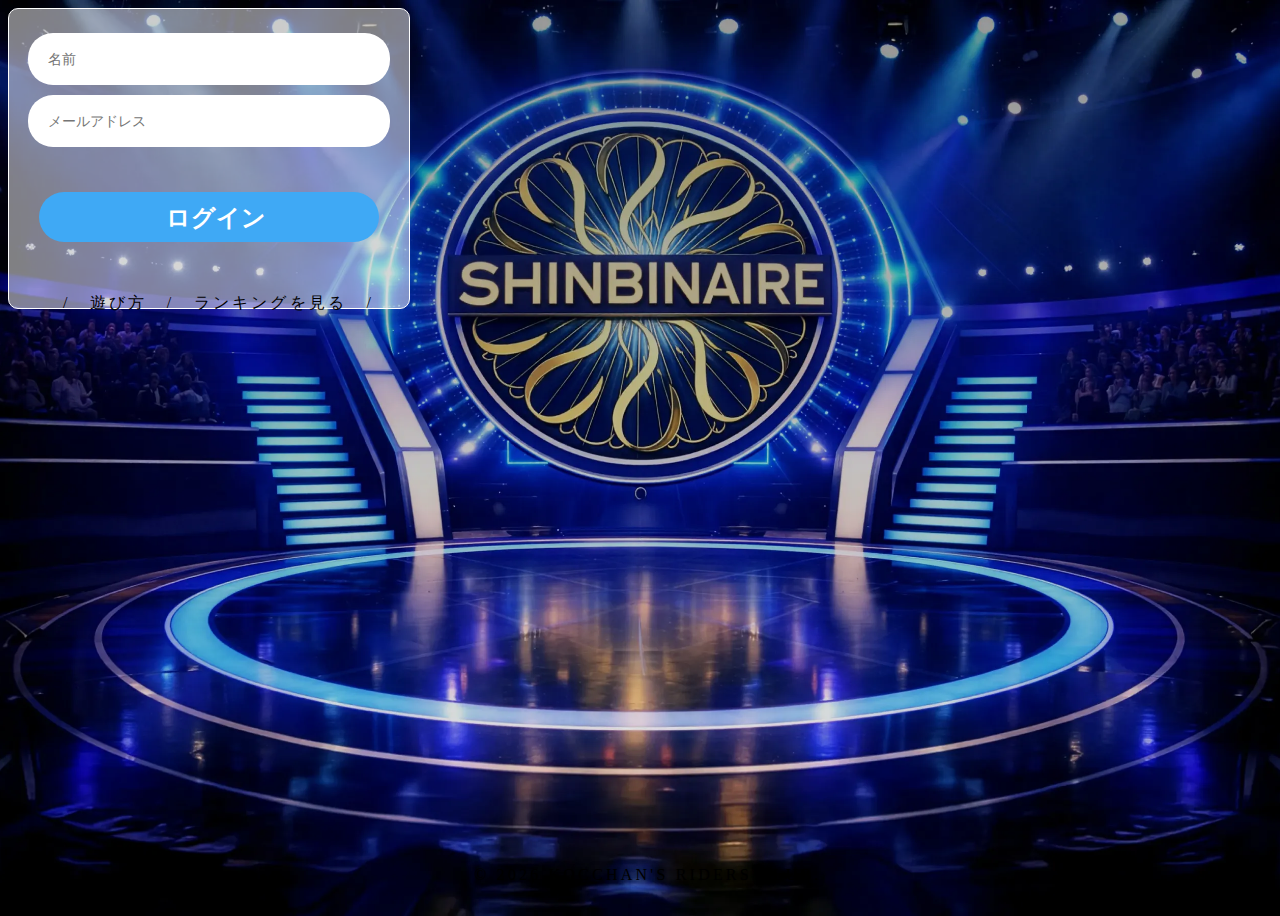
<file: index.html>
<!DOCTYPE html>
<html lang="ja">
<head>
    <meta charset="UTF-8">
    <meta name="viewport" content="width=device-width, initial-scale=1.0">
    <title>login</title>
    <link rel="stylesheet" href="css/top.css">
    <link rel="peconnect" href="https://fonts.googleapis.com">
    <link rel="peconnect" href="https://fonts.gstatic.com" crossorigin>
    <link href="https://fonts.googleapis.com/css2?family=M+PLUS+Rounded+1c:wght@700&display=swap" rel="stylesheet">
   
</head>
<body id="top">
      <div id="loginbox">
             <form action="">
                 <input type="text" placeholder="名前" name="username" id="login">
                 <input type="text" placeholder="メールアドレス" name="mail" id="login">
                 <input type="submit" name="login" value="ログイン" id="login2">
             </form>
             <p id="menu">　/　遊び方　/　ランキングを見る　/</p>
       </div>
</body>
<footer>
    <div id="copyright">
          <p>&copy; 2026 KOCCHAN'S RIDERS CLUB.</p>
    </div>
</footer>

</html>
</file>
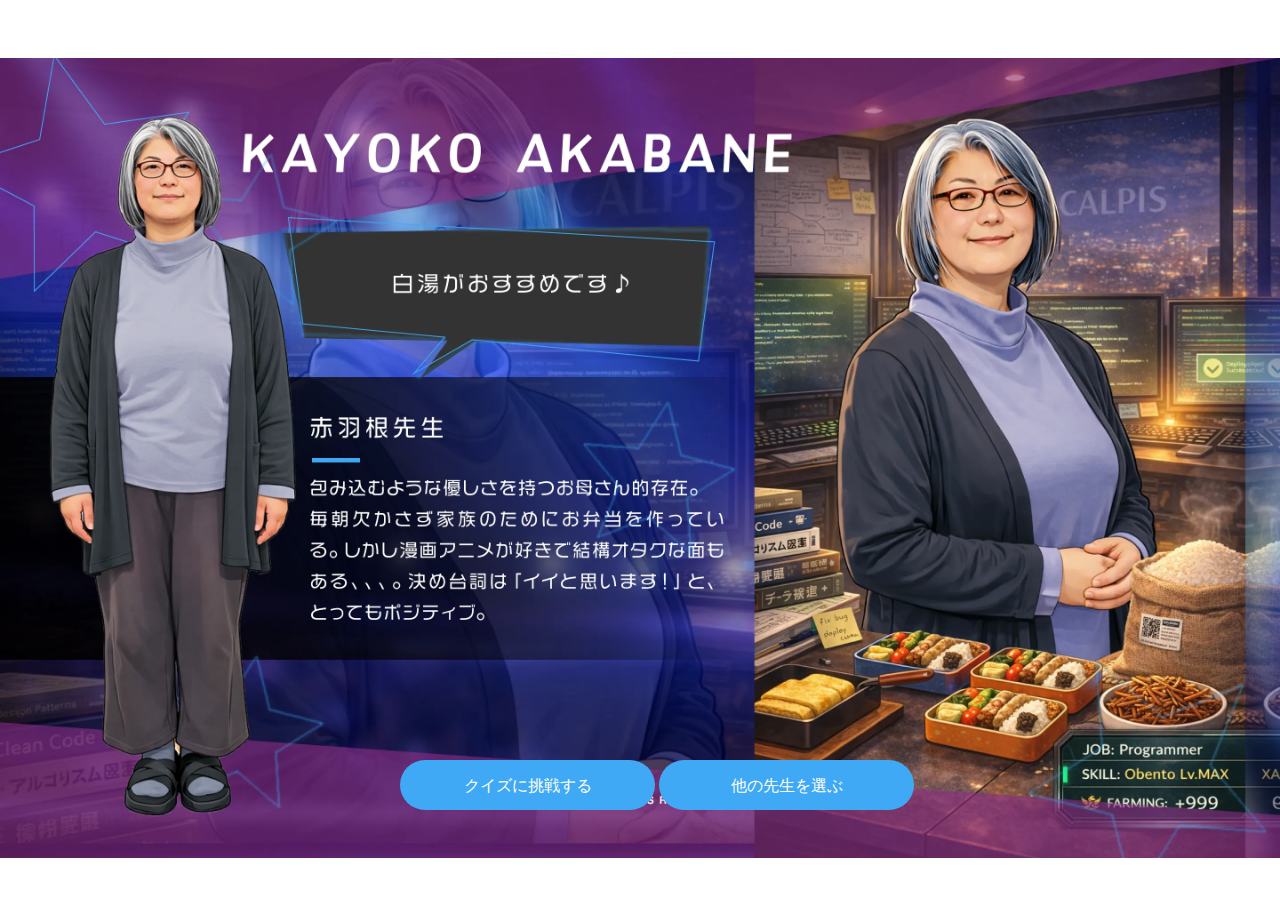
<file: akabane.html>
<!DOCTYPE html>
<html lang="ja">
<head>
    <meta charset="UTF-8">
    <meta name="viewport" content="width=device-width, initial-scale=1.0">
    <link rel="stylesheet" href="css/akabane.css">
    <link rel="peconnect" href="https://fonts.googleapis.com">
    <link rel="peconnect" href="https://fonts.gstatic.com" crossorigin>
    <link href="https://fonts.googleapis.com/css2?family=M+PLUS+Rounded+1c:wght@700&display=swap" rel="stylesheet">
</head>
<body>
    <div id="selectbutton">
         <input type="submit" name="charenge" value="クイズに挑戦する" id="botan">
         <input type="submit" name="other" value="他の先生を選ぶ" id="botan">
    </div>
</body>
</html>
</file>
<file: css/top.css>
@charset "utf-8";

body {
       background-image: url(../images/bg_01.webp);
       background-position: center center;
       background-size: cover;
       height: 100vh;
       width: 100%;
       letter-spacing: 0.2rem;
}

a {
    text-decoration: none;
    color: #ffffff;
}

#login { /*名前メールアドレス*/
     border-radius: 25px;
     border-style: none;
     height: 50px;
     width: 340px;
     margin-bottom: 10px;
     background-color: #ffffff;
     opacity: 1;
}

#login2 { /*ログインボタン*/
    background-color: #3FA9F5;
    color: #FFFFFF;
    font-size: 2rem;
    border-radius: 30px;
    border-style: none;
    height: 50px;
    width: 340px;
    margin-top: 35px;
    margin-bottom: 35px;
    font: normal normal bold 24px/29px Helvetica;
}

#login2:hover {
    background-color: #FFD700;
    color: #666666;
    transition: .6s;
}

#container {
    width: 400px;
    position: absolute;
    bottom: 130px;
    /*margin: 0 auto;*/
    left: 50%;
    transform: translateX(-50%);
}

#loginbox { /*ログインボックス*/
    background-color: rgba(255, 255, 255, 0.5);
    border-radius: 10px;
    border: 1px solid #FFFFFF;
    height: 275px;
    width: 400px;
    text-align: center;
    padding-top: 24px;
}

::placeholder{
    /*padding-left: 20px;*/
    font-size: large;
    /*font: normal normal bold 24px/29px;*/
    /*font: normal normal bold 24px/29px Helvetica;*/
    font-size: 14px;
}
input {
    padding-left: 20px;
}


#t_link {
    /*position: absolute;
    left: 50%;
    transform: translateX(-50%);
    top: 450px;*/
    color: #ffffff;
    text-shadow : 0 0 7px #000000;
    font-size: 16px;
    text-align: center;
    margin-top: 30px;
}

#t_link a:hover {
    color: #FFD700;
}

footer {
    width: 100%;
    height: 50px;
    position: absolute;
    bottom: 0;
    /*top: 1000px;
    left: 890px;*/
    text-align: center;
    text-shadow : 0 0 7px #000000;
}

small {
    color: #FFFFFF;
    font-size: 12px;
}


/* ---------------------------------------------
以下「遊び方」部分-------------------------------- */

/* ボタンの装飾を消す */
.text-button {
    border: none;            /* 枠線を消す */
    padding: 0;              /* パディングを消す */
    color: #ffffff;          /* テキストの色 */
    text-decoration: underline; /* 下線を付ける */
    cursor: pointer;         /* マウスホバー時に手形カーソルにする */
    font-family: inherit;    /* フォントを親要素に合わせる */
    font-size: inherit;      /* 文字サイズを親要素に合わせる */
    text-decoration: none; 
    text-shadow : 0 0 7px #000000;
    font-size: 16px;
}

/* ホバー時の装飾（オプション） */
.text-button:hover {
    text-decoration: none;   /* ホバー時に下線を消す */
    color: #FFD700;
}

/* モーダル */
.modal {
    position: fixed;
    top: 0;
    left: 0;
    width: 100%;
    height: 100vh;
    padding: 30px;
    display: flex;
    align-items: center;
    justify-content: center;
    transition: opacity 0.3s;
    pointer-events: none;
    opacity: 0;
    z-index: 100;
    background-color: rgba(000, 000, 000, 0.8);
}

/* モーダルがactiveの時 */
.modal.is-active {
    opacity: 1;
    pointer-events: auto;
}

/* モーダル背景のオーバーレイ部分 */
.modal__overlay {
    position: absolute;
    width: 100%;
    height: 100%;
    cursor: pointer;
}

/* モーダルのコンテンツ */
.modal__content {
    position: relative;
    background-color: #fff;
    width: 100%;
    max-width: 900px;
    padding: 20px;
}

/* モーダルを閉じるボタン */
.modal__close-btn {
    position: absolute;
    right: 0;
    top: 0;
    width: 40px;
    height: 40px;
    background: #fff;
    border: 1px solid #ccc;
    cursor: pointer;
    z-index: 10;
}

/* Swiperの矢印部分 */
@media (max-width: 768px) {
    .modal .swiper-button-next,
    .modal .swiper-button-prev {
    display: none;
  }
}

.rule_image {
    width: 100%;
    height: auto;
}
</file>
<file: css/akabane.css>
@charset "utf-8";
body {
    background-image: url(../images/profile_akabane.webp);
    background-size: contain;
    background-position: center center;
    background-repeat: no-repeat;
    height: 100vh;
    width: 100%;
}

#selectbutton {
    position: absolute;
    bottom: 90px;
    left: 400px;
}

#botan {
    background-color: #3FA9F5;
    color: #FFFFFF;
    text-align: center;
    width: 255px;
    height: 50px;
    border-radius: 60px;
    border-style: none;
    font: normal normal normal 16px/27px Hiragino Sans;
}
</file>
